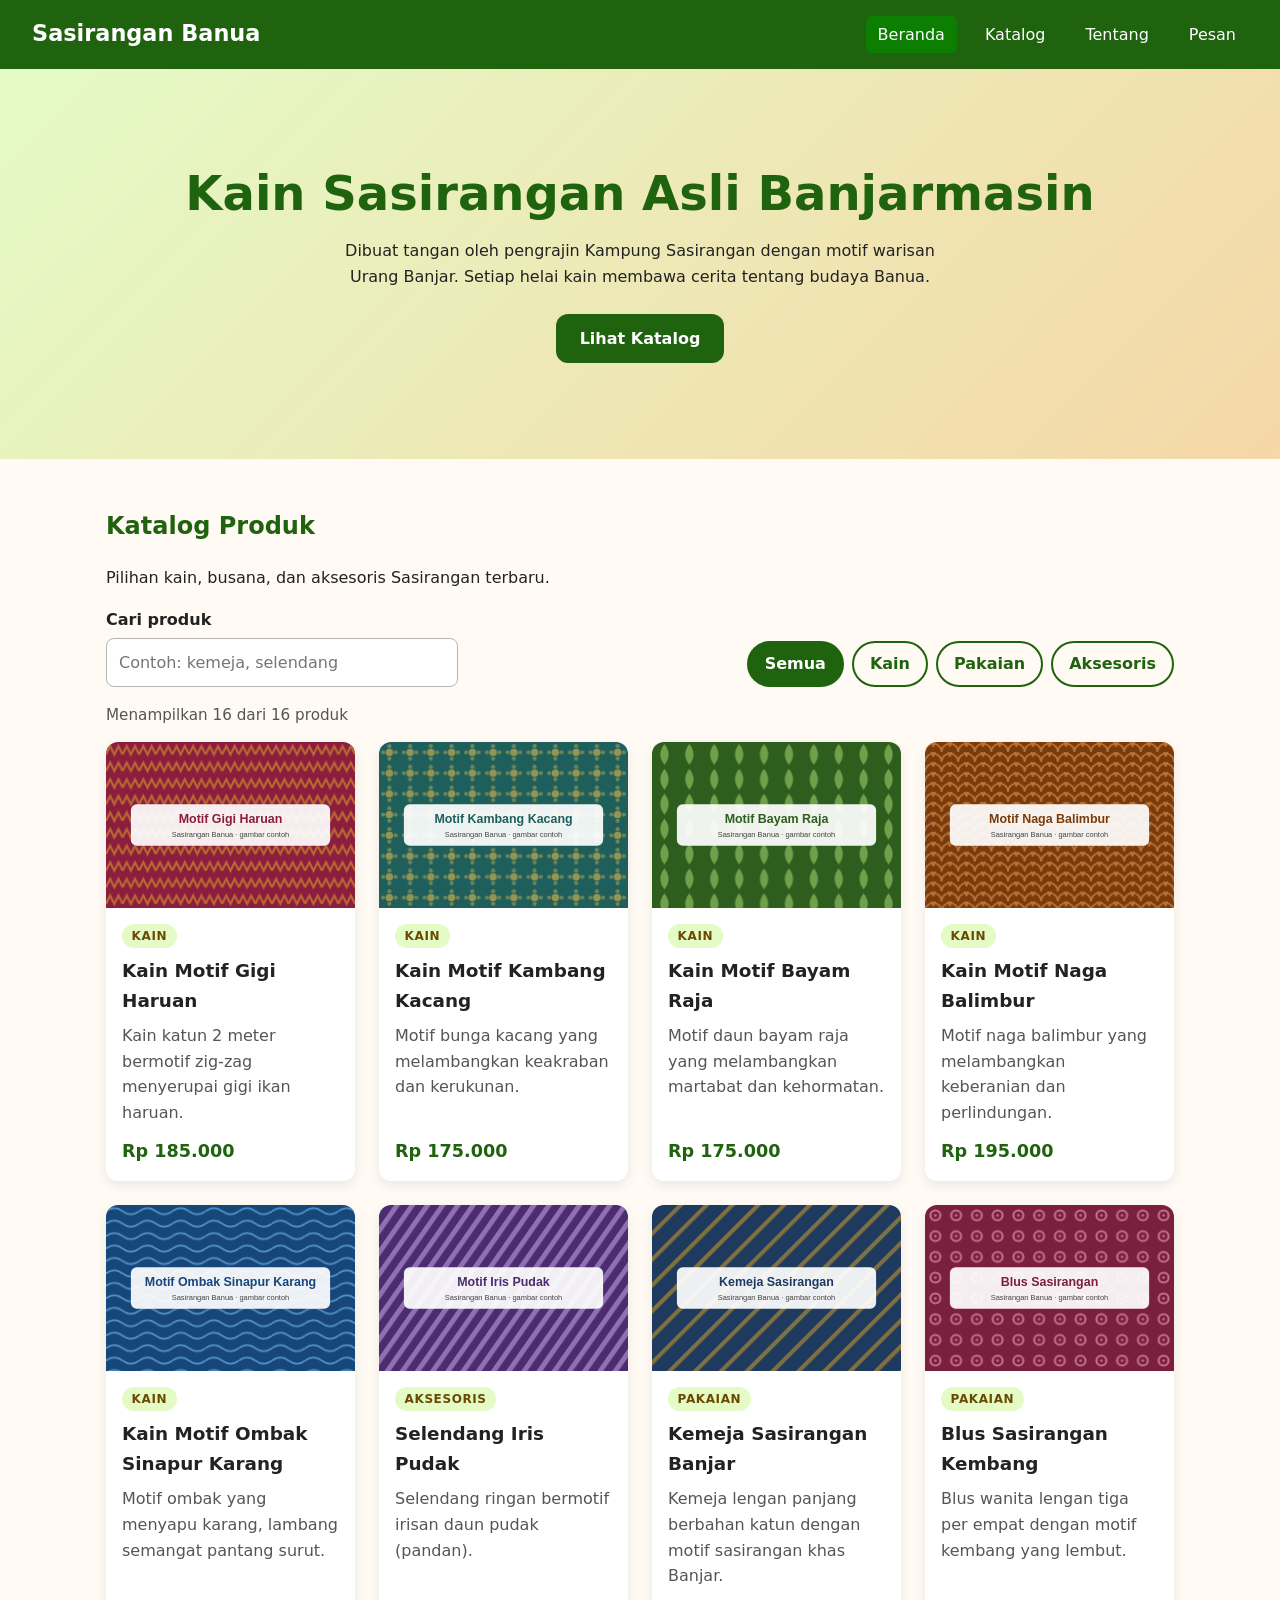
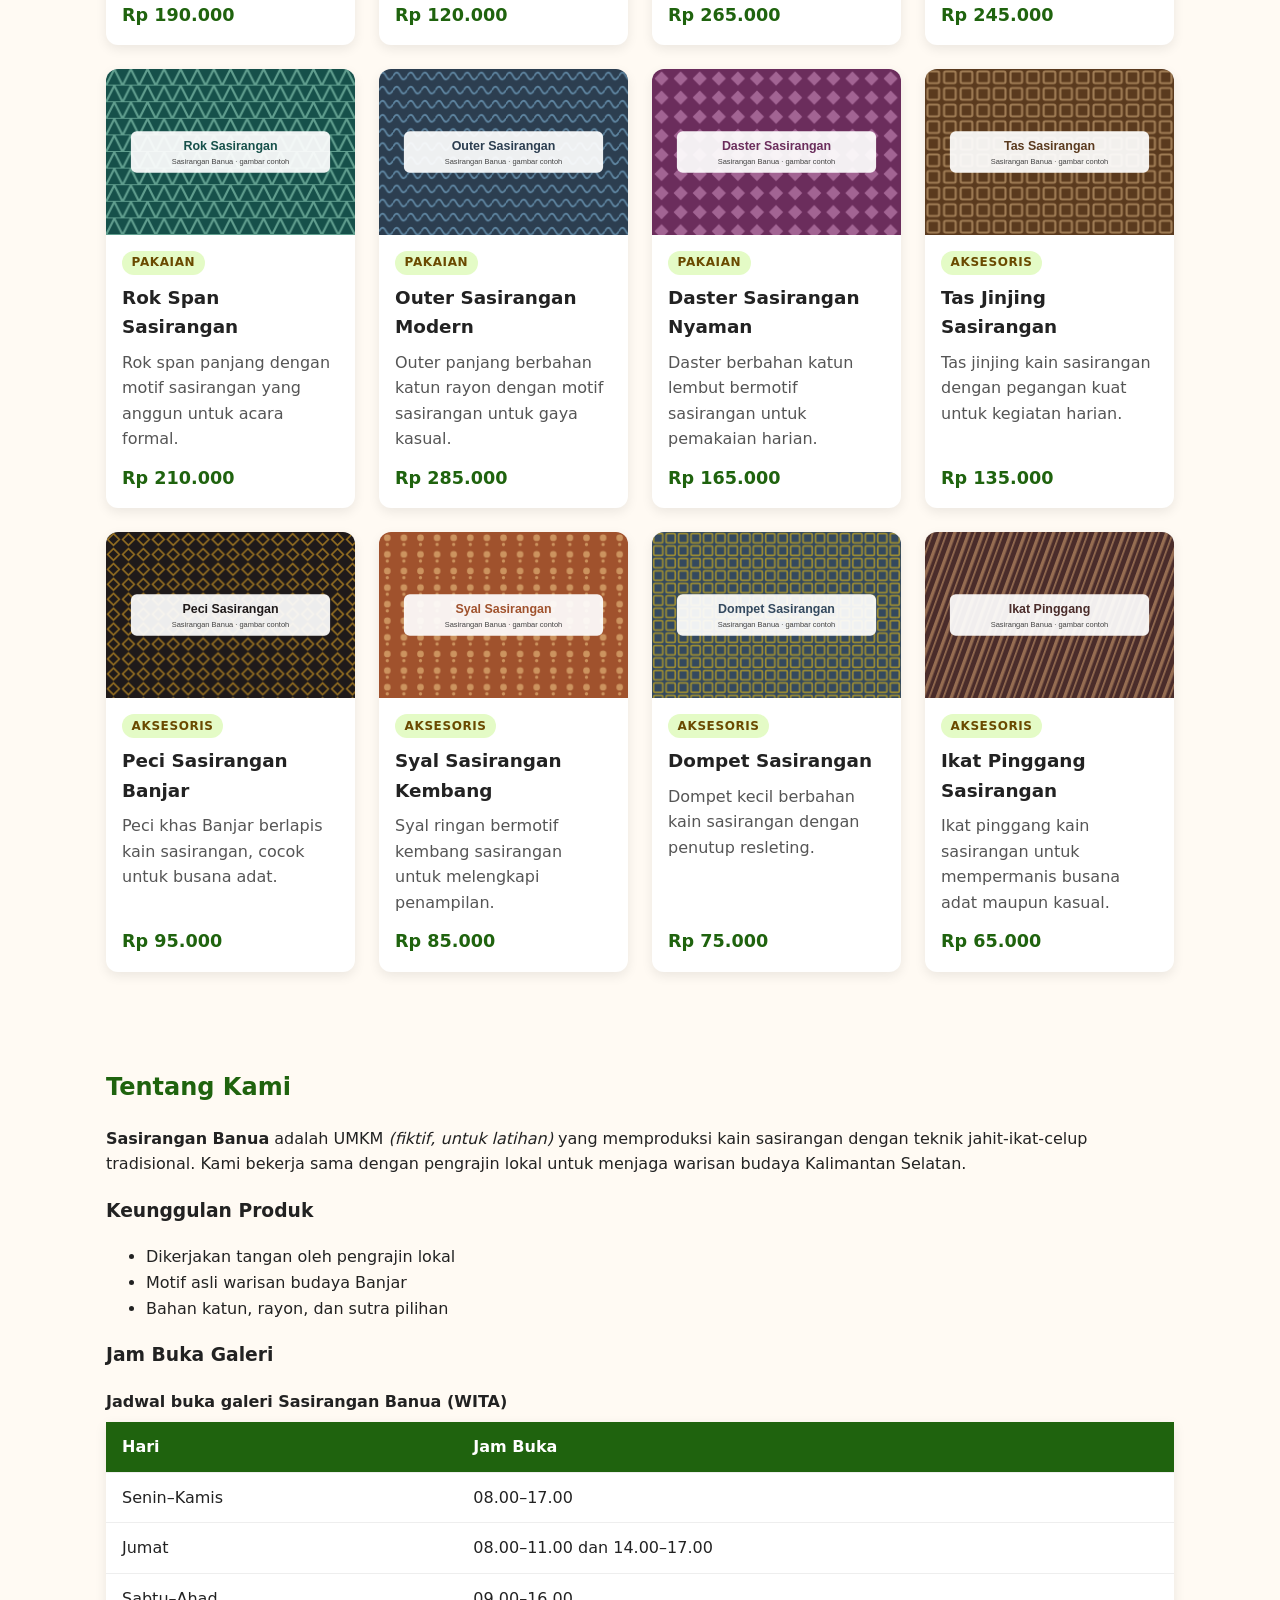
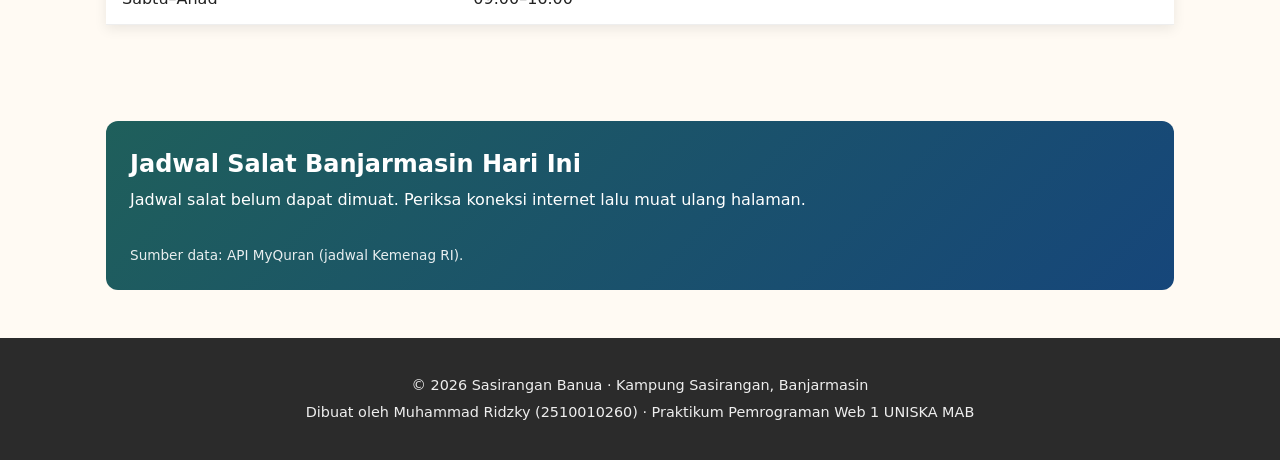
<file: index.html>
<!DOCTYPE html>
<html lang="id">

<head>
  <meta charset="UTF-8">
  <meta name="viewport" content="width=device-width, initial-scale=1.0">
  <meta name="description" content="Katalog kain dan busana Sasirangan khas Banjarmasin karya pengrajin lokal.">
  <title>Sasirangan Banua | Kain Khas Banjar</title>
  <link rel="icon" href="img/favicon.svg" type="image/svg+xml">
  <link rel="stylesheet" href="css/style.css">
  <script src="js/katalog.js" defer></script>
  <script src="js/jadwal-salat.js" defer></script>
</head>

<body>
  <!-- ========== HEADER & NAVIGASI ========== -->
  <header class="header-situs">
    <p class="logo"><a href="index.html">Sasirangan Banua</a></p>
    <nav aria-label="Navigasi utama">
      <ul class="menu">
        <li><a href="index.html" aria-current="page">Beranda</a></li>
        <li><a href="#katalog">Katalog</a></li>
        <li><a href="#tentang">Tentang</a></li>
        <li><a href="kontak.html">Pesan</a></li>
      </ul>
    </nav>
  </header>

  <!-- ========== HERO ========== -->
  <main>
    <section class="hero" id="beranda">
      <h1>Kain Sasirangan Asli Banjarmasin</h1>
      <p>Dibuat tangan oleh pengrajin Kampung Sasirangan dengan motif warisan Urang Banjar. Setiap helai kain membawa
        cerita tentang budaya Banua.</p>
      <a class="tombol" href="#katalog">Lihat Katalog</a>
    </section>

    <!-- ========== KATALOG ========== -->
    <section class="bagian" id="katalog">
      <h2>Katalog Produk</h2>
      <p>Pilihan kain, busana, dan aksesoris Sasirangan terbaru.</p>

      <div class="kontrol-katalog">
        <div class="kolom">
          <label for="cari">Cari produk</label>
          <input type="search" id="cari" placeholder="Contoh: kemeja, selendang">
        </div>
        <div class="filter" role="group" aria-label="Filter kategori">
          <button type="button" class="tombol-filter aktif" data-kategori="semua" aria-pressed="true">Semua</button>
          <button type="button" class="tombol-filter" data-kategori="kain" aria-pressed="false">Kain</button>
          <button type="button" class="tombol-filter" data-kategori="pakaian" aria-pressed="false">Pakaian</button>
          <button type="button" class="tombol-filter" data-kategori="aksesoris" aria-pressed="false">Aksesoris</button>
        </div>
      </div>
      <p id="info-jumlah" class="info-jumlah" aria-live="polite"></p>
      <div id="daftar-katalog" class="katalog-grid"></div>
      <noscript>
        <p>Aktifkan JavaScript untuk melihat katalog produk.</p>
      </noscript>
    </section>
    <!-- ========== TENTANG ========== -->
    <section class="bagian" id="tentang">
      <h2>Tentang Kami</h2>
      <p><strong>Sasirangan Banua</strong> adalah UMKM <em>(fiktif, untuk latihan)</em> yang
        memproduksi kain sasirangan dengan teknik jahit-ikat-celup tradisional. Kami bekerja sama
        dengan pengrajin lokal untuk menjaga warisan budaya Kalimantan Selatan.</p>

      <h3>Keunggulan Produk</h3>
      <ul>
        <li>Dikerjakan tangan oleh pengrajin lokal</li>
        <li>Motif asli warisan budaya Banjar</li>
        <li>Bahan katun, rayon, dan sutra pilihan</li>
      </ul>

      <h3>Jam Buka Galeri</h3>
      <table>
        <caption>Jadwal buka galeri Sasirangan Banua (WITA)</caption>
        <thead>
          <tr>
            <th scope="col">Hari</th>
            <th scope="col">Jam Buka</th>
          </tr>
        </thead>
        <tbody>
          <tr>
            <td>Senin–Kamis</td>
            <td>08.00–17.00</td>
          </tr>
          <tr>
            <td>Jumat</td>
            <td>08.00–11.00 dan 14.00–17.00</td>
          </tr>
          <tr>
            <td>Sabtu–Ahad</td>
            <td>09.00–16.00</td>
          </tr>
        </tbody>
      </table>
    </section>

    <!-- ========== JADWAL SALAT (data dari API) ========== -->
    <section class="bagian" id="jadwal">
      <div class="jadwal-salat" id="jadwal-salat">
        <h2>Jadwal Salat Banjarmasin Hari Ini</h2>
        <p class="status" aria-live="polite">Memuat jadwal salat...</p>
        <ul class="daftar-waktu" hidden></ul>
        <p class="sumber">Sumber data: API MyQuran (jadwal Kemenag RI).</p> 
      </div> 
    </section> 
  </main>

  <!-- ========== FOOTER ========== -->
  <footer class="footer-situs">
    <p>&copy; 2026 Sasirangan Banua &middot; Kampung Sasirangan, Banjarmasin</p>
    <p>Dibuat oleh Muhammad Ridzky (2510010260) &middot; Praktikum Pemrograman Web 1 UNISKA MAB</p>
  </footer>
</body>

</html>
</file>
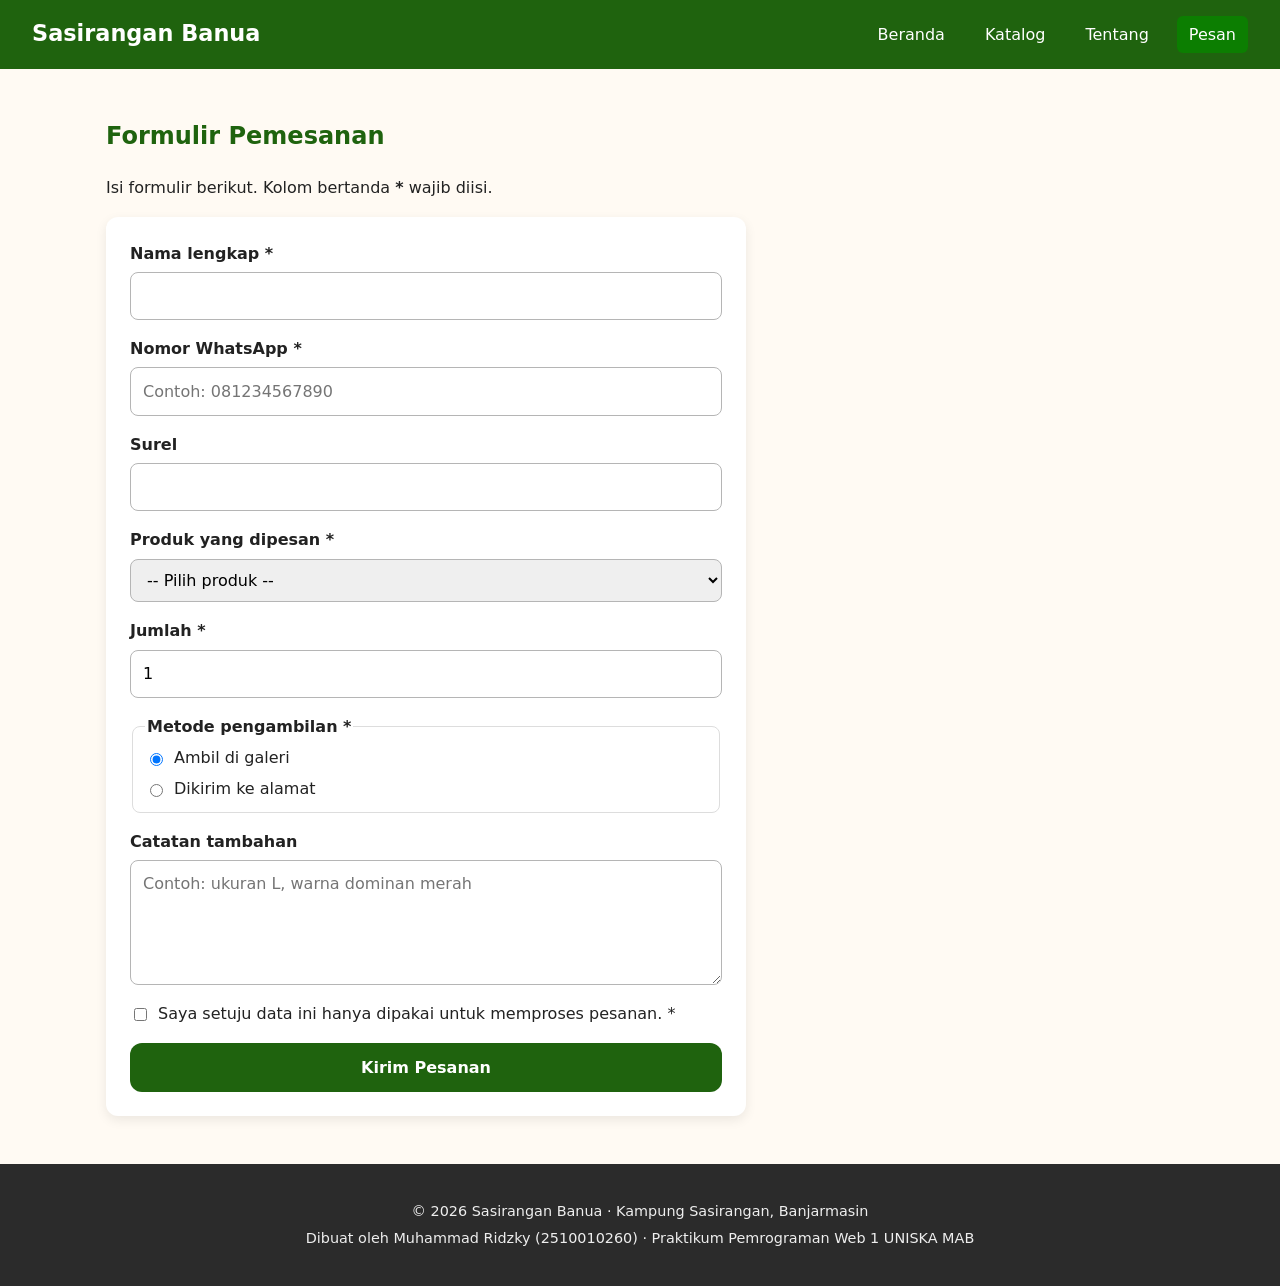
<file: kontak.html>
<!DOCTYPE html>
<html lang="id">

<head>
    <meta charset="UTF-8">
    <meta name="viewport" content="width=device-width, initial-scale=1.0">
    <meta name="description" content="Formulir pemesanan kain dan busana Sasirangan Banua secara online.">
    <title>Pesan Sasirangan | Sasirangan Banua</title>
    <link rel="icon" href="img/favicon.svg" type="image/svg+xml">
    <link rel="stylesheet" href="css/style.css">
    <script src="js/form.js" defer></script>
</head>

<body>
    <!-- ========== HEADER & NAVIGASI ========== -->
    <header class="header-situs">
        <p class="logo"><a href="index.html">Sasirangan Banua</a></p>
        <nav aria-label="Navigasi utama">
            <ul class="menu">
                <li><a href="index.html">Beranda</a></li>
                <li><a href="index.html#katalog">Katalog</a></li>
                <li><a href="index.html#tentang">Tentang</a></li>
                <li><a href="kontak.html" aria-current="page">Pesan</a></li>
            </ul>
        </nav>
    </header>

    <main>
        <!-- ========== FORMULIR PEMESANAN ========== -->
        <section class="bagian" id="pesan">
            <h1>Formulir Pemesanan</h1>
            <p>Isi formulir berikut. Kolom bertanda <strong>*</strong> wajib diisi.</p>

            <form id="form-pesan" class="form-pesan" action="#" method="get" novalidate>

                <div class="kolom">
                    <label for="nama">Nama lengkap *</label>
                    <input type="text" id="nama" name="nama" required minlength="3" autocomplete="name"
                        aria-describedby="error-nama">
                    <p class="pesan-error" id="error-nama"></p>
                </div>

                <div class="kolom">
                    <label for="wa">Nomor WhatsApp *</label>
                    <input type="tel" id="wa" name="wa" required pattern="08[0-9]{8,11}"
                        placeholder="Contoh: 081234567890" autocomplete="tel" aria-describedby="error-wa">
                    <p class="pesan-error" id="error-wa"></p>
                </div>

                <div class="kolom">
                    <label for="email">Surel</label>
                    <input type="email" id="email" name="email" autocomplete="email" aria-describedby="error-email">
                    <p class="pesan-error" id="error-email"></p>
                </div>

                <div class="kolom">
                    <label for="produk">Produk yang dipesan *</label>
                    <select id="produk" name="produk" required aria-describedby="error-produk">
                        <option value="">-- Pilih produk --</option>
                        <option>Kain Motif Gigi Haruan</option>
                        <option>Kain Motif Kambang Kacang</option>
                        <option>Kain Motif Bayam Raja</option>
                        <option>Kain Motif Naga Balimbur</option>
                        <option>Kain Motif Ombak Sinapur Karang</option>
                        <option>Selendang Iris Pudak</option>
                        <option>Kemeja Sasirangan Banjar</option>
                        <option>Blus Sasirangan Kembang</option>
                        <option>Rok Span Sasirangan</option>
                        <option>Outer Sasirangan Modern</option>
                        <option>Daster Sasirangan Nyaman</option>
                        <option>Tas Jinjing Sasirangan</option>
                        <option>Peci Sasirangan Banjar</option>
                        <option>Syal Sasirangan Kembang</option>
                        <option>Dompet Sasirangan</option>
                        <option>Ikat Pinggang Sasirangan</option>
                    </select>
                    <p class="pesan-error" id="error-produk"></p>
                </div>

                <div class="kolom">
                    <label for="jumlah">Jumlah *</label>
                    <input type="number" id="jumlah" name="jumlah" min="1" max="50" value="1" required
                        aria-describedby="error-jumlah">
                    <p class="pesan-error" id="error-jumlah"></p>
                </div>

                <fieldset>
                    <legend>Metode pengambilan *</legend>
                    <label><input type="radio" name="pengambilan" value="Ambil di galeri" checked> Ambil di
                        galeri</label>
                    <label><input type="radio" name="pengambilan" value="Dikirim ke alamat"> Dikirim ke alamat</label>
                </fieldset>

                <div class="kolom">
                    <label for="catatan">Catatan tambahan</label>
                    <textarea id="catatan" name="catatan" rows="4" maxlength="300"
                        placeholder="Contoh: ukuran L, warna dominan merah"></textarea>
                </div>

                <div class="kolom">
                    <label class="cek">
                        <input type="checkbox" id="setuju" name="setuju" required aria-describedby="error-setuju">
                        Saya setuju data ini hanya dipakai untuk memproses pesanan. *
                    </label>
                    <p class="pesan-error" id="error-setuju"></p>
                </div>

                <button type="submit" class="tombol">Kirim Pesanan</button>
            </form>

            <!-- Muncul setelah formulir valid -->
            <div id="hasil-pesan" class="hasil-pesan" hidden>
                <h2>Ringkasan Pesanan</h2>
                <pre id="ringkasan"></pre>
                <a id="tautan-wa" class="tombol" href="#" target="_blank" rel="noopener">Lanjutkan ke WhatsApp</a>
            </div>
        </section>
    </main>

    <!-- ========== FOOTER ========== -->
    <footer class="footer-situs">
        <p>&copy; 2026 Sasirangan Banua &middot; Kampung Sasirangan, Banjarmasin</p>
        <p>Dibuat oleh Muhammad Ridzky (2510010260) &middot; Praktikum Pemrograman Web 1 UNISKA MAB</p>
    </footer>
</body>

</html>
</file>
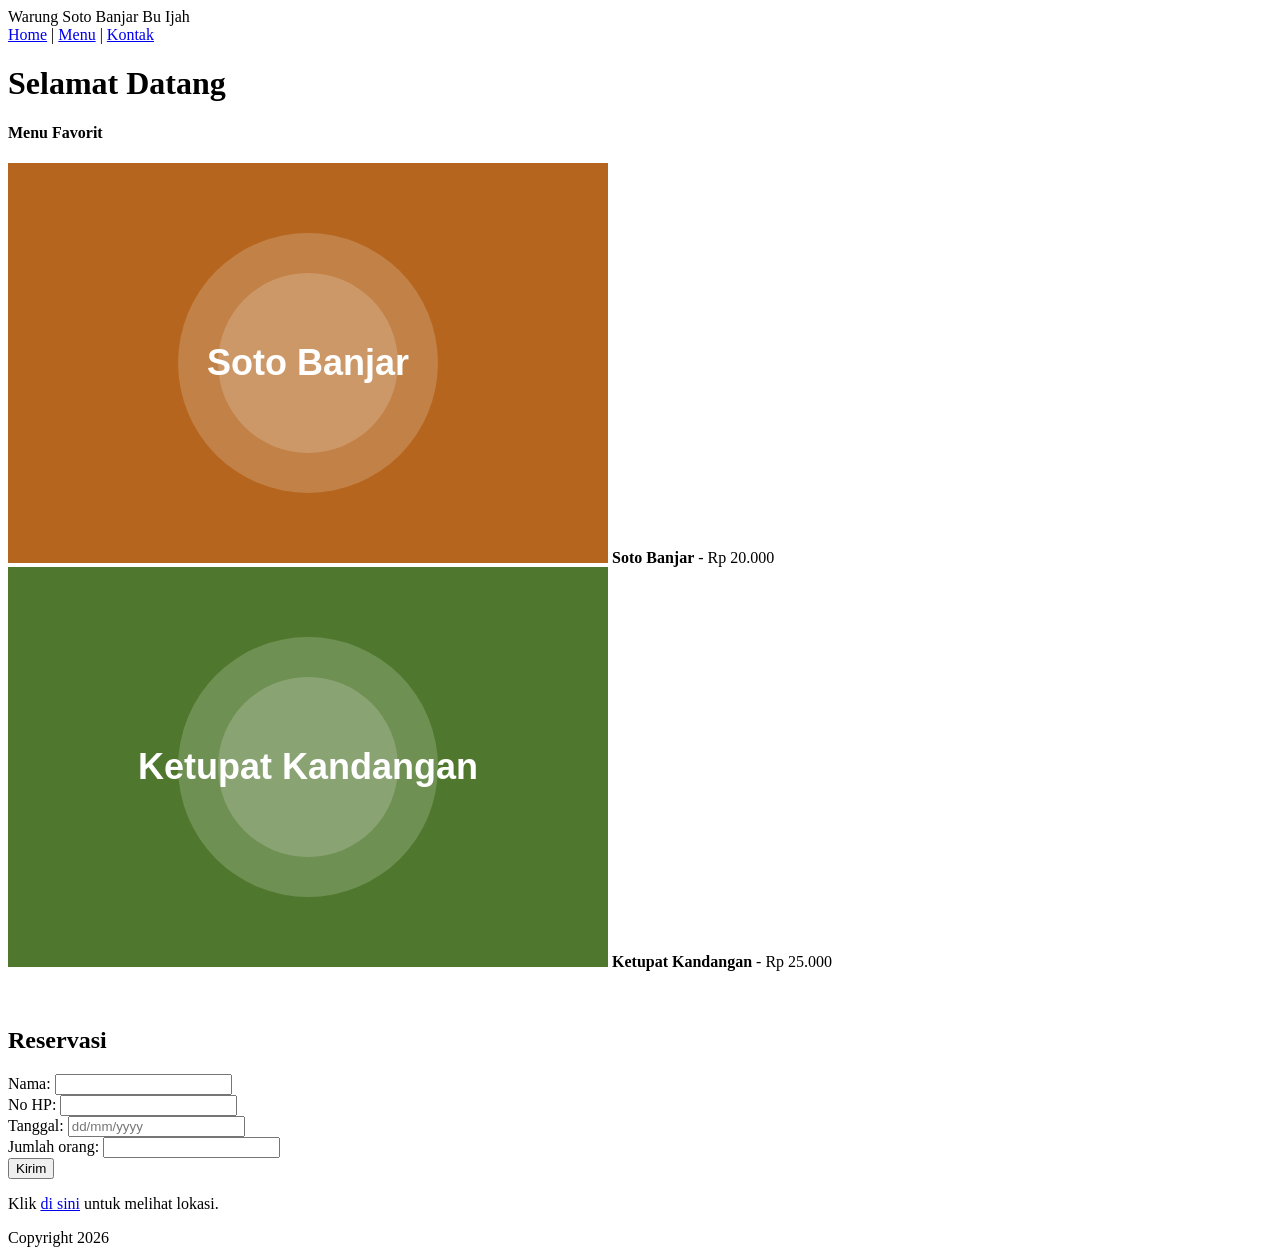
<file: bedah-kode-ai/modul-1-warung-soto.html>
<html>
<head>
<title>Warung Soto</title>
</head>
<body>
<div class="header">
  <div class="judul">Warung Soto Banjar Bu Ijah</div>
  <div class="menu">
    <a href="#">Home</a> | <a href="#">Menu</a> | <a href="#">Kontak</a>
  </div>
</div>
<div class="konten">
  <h1>Selamat Datang</h1>
  <h4>Menu Favorit</h4>
  <img src="img/soto-banjar.svg">
  <b>Soto Banjar</b> - Rp 20.000<br>
  <img src="img/ketupat-kandangan.svg">
  <b>Ketupat Kandangan</b> - Rp 25.000<br>
  <br><br>
  <h2>Reservasi</h2>
  <form>
    Nama: <input type="text"><br>
    No HP: <input type="text"><br>
    Tanggal: <input type="text" placeholder="dd/mm/yyyy"><br>
    Jumlah orang: <input type="text"><br>
    <input type="submit" value="Kirim">
  </form>
  <p>Klik <a href="https://maps.google.com">di sini</a> untuk melihat lokasi.</p>
</div>
<div class="footer">Copyright 2026</div>
</body>
</html>
</file>
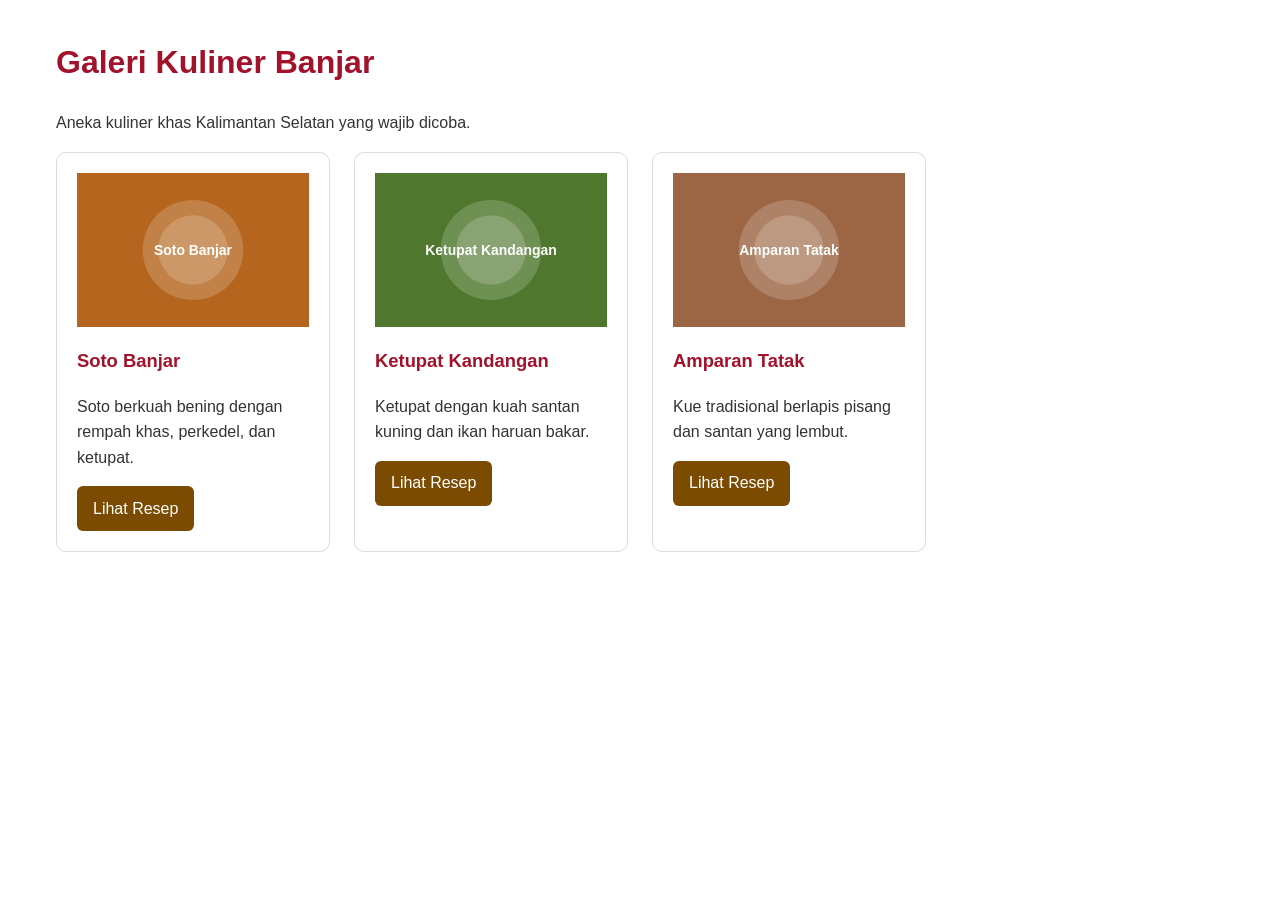
<file: bedah-kode-ai/modul-2-galeri.html>
<!DOCTYPE html>
<html lang="id">
<head>
  <meta charset="UTF-8">
  <meta name="viewport" content="width=device-width, initial-scale=1.0">
  <title>Galeri Kuliner Banjar</title>
  <link rel="stylesheet" href="modul-2-galeri.css">
</head>
<body>
  <main class="container">
    <h1 id="judul-utama">Galeri Kuliner Banjar</h1>
    <p>Aneka kuliner khas Kalimantan Selatan yang wajib dicoba.</p>

    <div class="galeri">
      <article class="kartu">
        <img src="img/soto-banjar.svg" alt="Semangkuk soto banjar">
        <h3>Soto Banjar</h3>
        <p>Soto berkuah bening dengan rempah khas, perkedel, dan ketupat.</p>
        <a href="#" class="tombol">Lihat Resep</a>
      </article>

      <article class="kartu">
        <img src="img/ketupat-kandangan.svg" alt="Ketupat kandangan dengan kuah santan">
        <h3>Ketupat Kandangan</h3>
        <p>Ketupat dengan kuah santan kuning dan ikan haruan bakar.</p>
        <a href="#" class="tombol">Lihat Resep</a>
      </article>

      <article class="kartu">
        <img src="img/amparan-tatak.svg" alt="Potongan kue amparan tatak">
        <h3>Amparan Tatak</h3>
        <p>Kue tradisional berlapis pisang dan santan yang lembut.</p>
        <a href="#" class="tombol">Lihat Resep</a>
      </article>
    </div>
  </main>
</body>
</html>
</file>
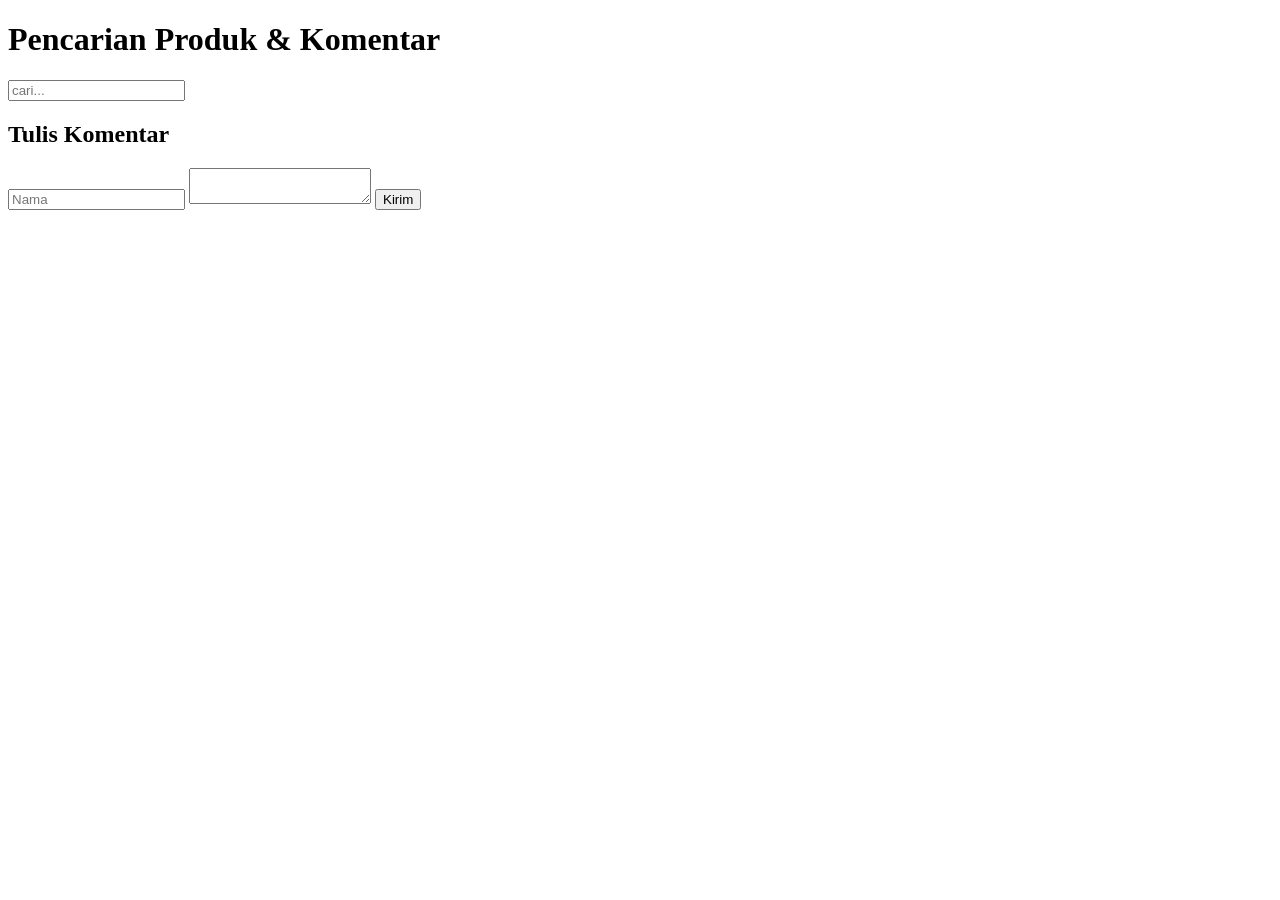
<file: bedah-kode-ai/modul-3-komentar.html>
<!DOCTYPE html>
<html lang="id">
<head>
  <meta charset="UTF-8">
  <meta name="viewport" content="width=device-width, initial-scale=1.0">
  <title>Bedah Kode AI - Modul 3</title>
</head>
<body>
  <h1>Pencarian Produk &amp; Komentar</h1>

  <input id="cari" placeholder="cari...">
  <div id="hasil"></div>

  <h2>Tulis Komentar</h2>
  <input id="nama" placeholder="Nama">
  <textarea id="komentar"></textarea>
  <button onclick="kirim()">Kirim</button>
  <div id="daftar-komentar"></div>

  <script>
    var produk = ["Kain Gigi Haruan", "Selendang Iris Pudak", "Kemeja Bayam Raja"];

    document.getElementById("cari").onkeyup = function () {
      var kata = document.getElementById("cari").value;
      var hasil = "";
      for (var i = 0; i <= produk.length; i++) {
        if (produk[i].indexOf(kata) != -1) {
          hasil += "<p>" + produk[i] + "</p>";
        }
      }
      document.getElementById("hasil").innerHTML = hasil;
    };

    function kirim() {
      var nama = document.getElementById("nama").value;
      var komentar = document.getElementById("komentar").value;
      if (nama == "" || komentar == "") {
        alert("isi dulu!");
      }
      document.getElementById("daftar-komentar").innerHTML +=
        "<p><b>" + nama + "</b>: " + komentar + "</p>";
    }
  </script>
</body>
</html>
</file>
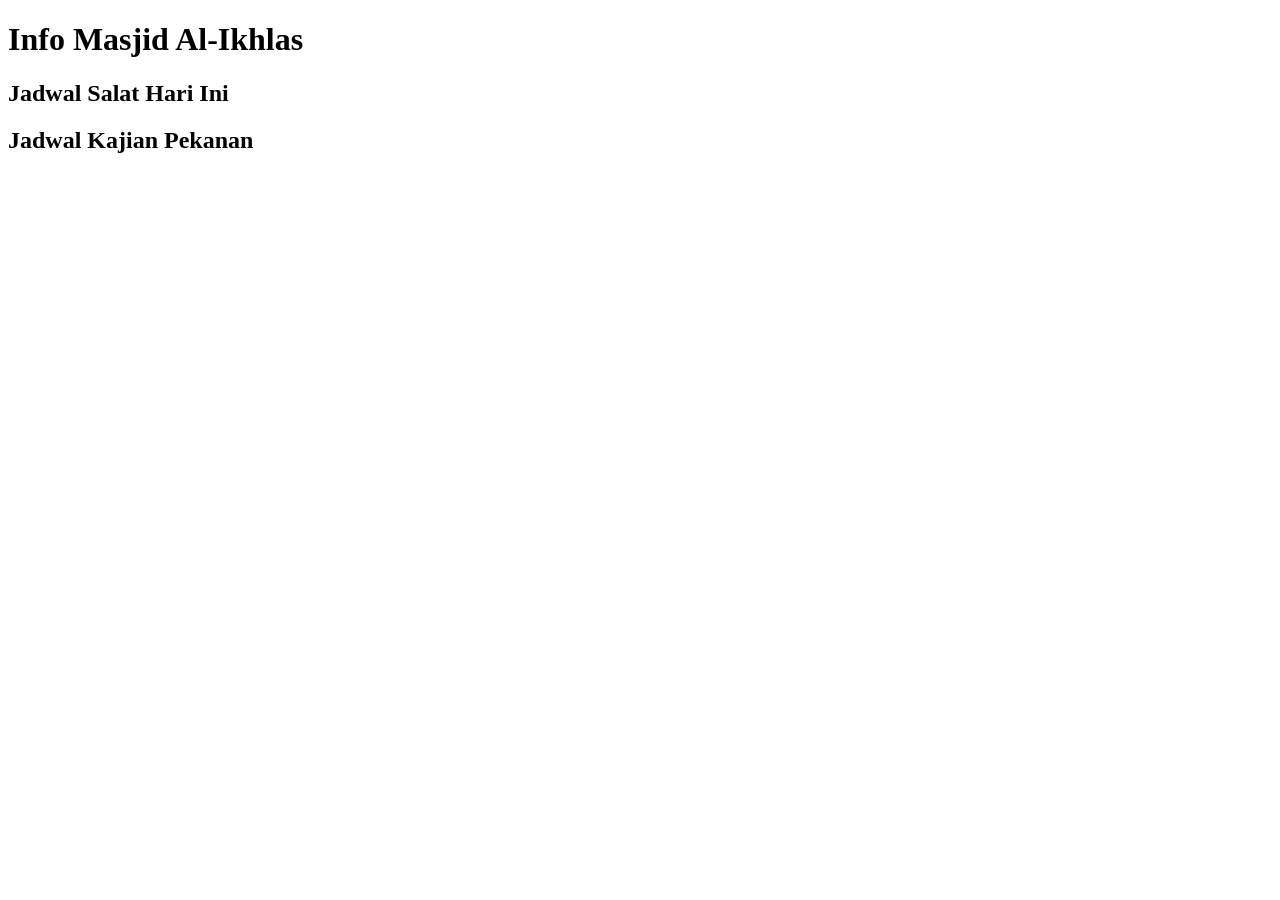
<file: bedah-kode-ai/modul-4-masjid.html>
<!DOCTYPE html>
<html lang="id">
<head>
  <meta charset="UTF-8">
  <meta name="viewport" content="width=device-width, initial-scale=1.0">
  <title>Bedah Kode AI - Modul 4</title>
  <script src="modul-4-masjid.js" defer></script>
</head>
<body>
  <h1>Info Masjid Al-Ikhlas</h1>

  <h2>Jadwal Salat Hari Ini</h2>
  <div id="jadwal"></div>

  <h2>Jadwal Kajian Pekanan</h2>
  <ul id="daftar-kajian"></ul>
</body>
</html>
</file>
<file: css/style.css>
/* ========================================================= 
    Sasirangan Banua — style.css 
    Pendekatan: mobile-first (gaya dasar untuk HP, lalu 
    disesuaikan untuk layar lebar dengan media query) 
    ========================================================= */

 /* ---------- 1. Variabel (custom properties) ---------- */
 :root {
     --warna-utama: #1f630e;
     /* merah marun sasirangan */
     --warna-utama-gelap: #0c7e01;
     --warna-aksen: #e0a526;
     /* kuning kunyit */
     --warna-krem: #e4fbc6;
     --warna-teks: #222222;
     --warna-teks-lembut: #555555;
     --warna-latar: #fffaf3;
     --warna-kartu: #ffffff;
     --radius: 12px;
     --bayangan: 0 4px 12px rgba(0, 0, 0, 0.08);
     --lebar-maks: 1100px;
 }

 /* ---------- 2. Reset ringan & dasar ---------- */
 *,
 *::before,
 *::after {
     box-sizing: border-box;
 }

 html {
     scroll-behavior: smooth;
     scroll-padding-top: 7rem;
     /* agar judul tidak tertutup header sticky */
 }

 body {
     margin: 0;
     font-family: "Segoe UI", system-ui, -apple-system, Roboto, Arial, sans-serif;
     font-size: 1rem;
     line-height: 1.6;
     color: var(--warna-teks);
     background-color: var(--warna-latar);
 }

 img {
     display: block;
     max-width: 100%;
     height: auto;
 }

 a {
     color: var(--warna-utama);
 }

 /* Penanda fokus untuk pengguna keyboard — JANGAN dihapus */
 a:focus-visible,
 button:focus-visible,
 input:focus-visible,
 select:focus-visible,
 textarea:focus-visible {
     outline: 3px solid var(--warna-utama-gelap);
     outline-offset: 2px;
 }

 /* ---------- 3. Header & navigasi (Flexbox) ---------- */
 .header-situs {
     position: sticky;
     top: 0;
     z-index: 10;
     display: flex;
     flex-direction: column;
     /* HP: logo di atas menu */
     align-items: center;
     gap: 0.5rem;
     padding: 1rem;
     background-color: var(--warna-utama);
     color: #ffffff;
 }

 .logo {
     margin: 0;
     font-size: 1.4rem;
     font-weight: 700;
 }

 .logo a {
     color: inherit;
     text-decoration: none;
 }

 .menu {
     display: flex;
     flex-wrap: wrap;
     justify-content: center;
     gap: 0.25rem 1rem;
     margin: 0;
     padding: 0;
     list-style: none;
 }

 .menu a {
     display: block;
     padding: 0.35rem 0.75rem;
     border-radius: 6px;
     color: #ffffff;
     text-decoration: none;
 }

 .menu a:hover,
 .menu a[aria-current="page"] {
     background-color: var(--warna-utama-gelap);
 }

 .header-situs a:focus-visible {
     outline-color: #ffffff;
     /* fokus putih agar terlihat di latar header yang gelap */
 }


 /* ---------- 4. Hero ---------- */
 .hero {
     padding: 4rem 1rem;
     text-align: center;
     background: linear-gradient(135deg, var(--warna-krem), #f6d7a7);
 }

 .hero h1 {
     margin: 0 0 1rem;
     font-size: clamp(1.8rem, 5vw, 3rem);
     line-height: 1.2;
     color: var(--warna-utama);
 }

 .hero p {
     max-width: 40rem;
     margin: 0 auto 1.5rem;
 }

 /* ---------- 5. Tombol ---------- */
 .tombol {
     display: inline-block;
     padding: 0.75rem 1.5rem;
     border: none;
     border-radius: var(--radius);
     background-color: var(--warna-utama);
     color: #ffffff;
     font: inherit;
     font-weight: 600;
     text-decoration: none;
     cursor: pointer;
     transition: background-color 0.2s ease, transform 0.2s ease;
 }

 .tombol:hover {
     background-color: var(--warna-utama-gelap);
     transform: translateY(-2px);
 }



 /* ---------- 6. Bagian (section) umum ---------- */
 .bagian {
     max-width: var(--lebar-maks);
     margin-inline: auto;
     padding: 3rem 1rem;
 }

 .bagian h1,
 .bagian h2 {
     margin-top: 0;
     color: var(--warna-utama);
 }

 /* ---------- 7. Katalog (CSS Grid) ---------- */
 .katalog-grid {
     display: grid;
     grid-template-columns: repeat(auto-fill, minmax(240px, 1fr));
     gap: 1.5rem;
 }

 .kartu {
     display: flex;
     flex-direction: column;
     overflow: hidden;
     border-radius: var(--radius);
     background-color: var(--warna-kartu);
     box-shadow: var(--bayangan);
     transition: transform 0.2s ease;
 }

 .kartu:hover {
     transform: translateY(-4px);
 }

 .kartu img {
     width: 100%;
     aspect-ratio: 3 / 2;
     object-fit: cover;
 }

 .kartu-isi {
     display: flex;
     flex-direction: column;
     flex-grow: 1;
     /* isi kartu mengisi sisa tinggi */
     padding: 1rem;
 }

 .kartu h3 {
     margin: 0 0 0.5rem;
     font-size: 1.15rem;
 }

 .kartu p {
     margin: 0 0 0.75rem;
     color: var(--warna-teks-lembut);
 }

 .kartu .harga {
     margin-top: auto;
     /* harga selalu di bagian bawah kartu */
     margin-bottom: 0;
     font-size: 1.1rem;
     font-weight: 700;
     color: var(--warna-utama);
 }


 /* ---------- 8. Tabel ---------- */
 table {
     width: 100%;
     border-collapse: collapse;
     background-color: var(--warna-kartu);
     box-shadow: var(--bayangan);
 }

 caption {
     margin-bottom: 0.5rem;
     font-weight: 600;
     text-align: left;
 }

 th,
 td {
     padding: 0.75rem 1rem;
     border-bottom: 1px solid #eeeeee;
     text-align: left;
 }

 thead th {
     background-color: var(--warna-utama);
     color: #ffffff;
 }


 /* ---------- 9. Formulir ---------- */
 .form-pesan {
     display: grid;
     gap: 1rem;
     max-width: 40rem;
     padding: 1.5rem;
     border-radius: var(--radius);
     background-color: var(--warna-kartu);
     box-shadow: var(--bayangan);
 }

 .kolom {
     display: flex;
     flex-direction: column;
     gap: 0.35rem;
 }

 label,
 legend {
     font-weight: 600;
 }

 input,
 select,
 textarea {
     width: 100%;
     padding: 0.65rem 0.75rem;
     border: 1px solid #b5b5b5;
     border-radius: 8px;
     font: inherit;
 }

 fieldset {
     display: flex;
     flex-direction: column;
     gap: 0.35rem;
     border: 1px solid #dddddd;
     border-radius: 8px;
 }

 fieldset label,
 .cek {
     display: flex;
     align-items: center;
     gap: 0.5rem;
     font-weight: 400;
 }

 input[type="radio"],
 input[type="checkbox"] {
     width: auto;
 }



 /* ---------- 10. Footer ---------- */
 .footer-situs {
     padding: 2rem 1rem;
     background-color: #2b2b2b;
     color: #eeeeee;
     font-size: 0.9rem;
     text-align: center;
 }

 .footer-situs p {
     margin: 0.25rem 0;
 }

 /* ---------- 11. Responsif: tablet & desktop ---------- */
 @media (min-width: 768px) {
     .header-situs {
         flex-direction: row;
         /* logo kiri, menu kanan */
         justify-content: space-between;
         padding-inline: 2rem;
     }

     .hero {
         padding: 6rem 2rem;
     }
 }

 /* Hormati pengguna yang tidak ingin banyak animasi */
 @media (prefers-reduced-motion: reduce) {
     html {
         scroll-behavior: auto;
     }

     * {
         transition: none !important;
     }
 }

 /* ---------- 12. Komponen interaktif (Modul 3) ---------- */
 .kontrol-katalog {
     display: flex;
     flex-direction: column;
     gap: 1rem;
     margin-bottom: 1rem;
 }

 .filter {
     display: flex;
     flex-wrap: wrap;
     gap: 0.5rem;
 }

 .tombol-filter {
     padding: 0.5rem 1rem;
     border: 2px solid var(--warna-utama);
     border-radius: 999px;
     background-color: transparent;
     color: var(--warna-utama);
     font: inherit;
     font-weight: 600;
     cursor: pointer;
 }

 .tombol-filter:hover,
 .tombol-filter.aktif {
     background-color: var(--warna-utama);
     color: #ffffff;
 }

 .info-jumlah {
     color: var(--warna-teks-lembut);
     font-size: 0.95rem;
 }

 .label-kategori {
     align-self: flex-start;
     margin-bottom: 0.5rem;
     padding: 0.15rem 0.6rem;
     border-radius: 999px;
     background-color: var(--warna-krem);
     color: #6a4a00;
     font-size: 0.75rem;
     font-weight: 700;
     letter-spacing: 0.05em;
     text-transform: uppercase;
 }

 .pesan-error {
     margin: 0;
     color: #b00020;
     font-size: 0.9rem;
 }

 .pesan-error:empty {
     display: none;
     /* sembunyikan jika belum ada pesan */
 }

 [aria-invalid="true"] {
     border-color: #b00020;
     background-color: #fff5f6;
 }

 .hasil-pesan {
     max-width: 40rem;
     margin-top: 2rem;
     padding: 1.5rem;
     border-left: 6px solid var(--warna-aksen);
     border-radius: var(--radius);
     background-color: var(--warna-kartu);
     box-shadow: var(--bayangan);
 }

 .hasil-pesan h2 {
     margin-top: 0;
 }

 .hasil-pesan pre {
     white-space: pre-wrap;
     font-family: inherit;
 }

 @media (min-width: 768px) {
     .kontrol-katalog {
         flex-direction: row;
         align-items: flex-end;
         justify-content: space-between;
     }

     .kontrol-katalog .kolom {
         flex: 1;
         max-width: 22rem;
     }
 }

 /* ---------- 13. Widget jadwal salat (Modul 4) ---------- */
 .jadwal-salat {
     padding: 1.5rem;
     border-radius: var(--radius);
     background: linear-gradient(135deg, #1f5f5b, #16467a);
     color: #ffffff;
 }

 .jadwal-salat h2 {
     margin: 0 0 0.25rem;
     color: #ffffff;
 }

 .jadwal-salat .status {
     margin: 0 0 1rem;
 }

 .daftar-waktu {
     display: grid;
     grid-template-columns: repeat(auto-fit, minmax(110px, 1fr));
     gap: 0.75rem;
     margin: 0;
     padding: 0;
     list-style: none;
 }

 .daftar-waktu li {
     display: flex;
     flex-direction: column;
     align-items: center;
     padding: 0.75rem;
     border-radius: 10px;
     background-color: rgba(255, 255, 255, 0.15);
 }

 .daftar-waktu strong {
     font-size: 1.4rem;
 }

 .jadwal-salat .sumber {
     margin: 1rem 0 0;
     font-size: 0.85rem;
     opacity: 0.9;
 }
</file>
<file: bedah-kode-ai/modul-2-galeri.css>
/* Versi perbaikan — Bedah Kode AI Modul 2 */
:root {
  --warna-judul: #a3122b;
  /* merah gelap, kontras ±7,8:1 dengan putih */
  --warna-teks: #333333;
  /* kontras ±12,6:1 */
  --warna-tombol: #7a4b00;
  /* cokelat gelap; teks putih kontras ±7,4:1 */
  --warna-fokus: #1d4ed8;
  /* biru tua, kontras ±6,7:1 dengan putih */
}

*,
*::before,
*::after {
  box-sizing: border-box;
  /* lebar sudah termasuk padding & border */
}

body {
  margin: 0;
  font-family: Arial, Helvetica, sans-serif;
  /* selalu beri cadangan */
  font-size: 1rem;
  /* 16px, mudah dibaca */
  line-height: 1.6;
  color: var(--warna-teks);
}

.container {
  width: 100%;
  max-width: 1200px;
  /* tidak lebih lebar dari 1200px, tapi bisa menyusut */
  margin: 0 auto;
  padding: 1rem;
}

#judul-utama,
.kartu h3 {
  color: var(--warna-judul);
  /* tanpa !important */
}

.galeri {
  display: grid;
  grid-template-columns: repeat(auto-fill, minmax(260px, 1fr));
  gap: 1.5rem;
}

.kartu {
  padding: 1.25rem;
  border: 1px solid #dddddd;
  border-radius: 10px;
}

.kartu img {
  display: block;
  width: 100%;
  /* mengikuti lebar kartu */
  height: auto;
  aspect-ratio: 3 / 2;
  object-fit: cover;
  /* tidak gepeng */
}

.kartu h3 {
  font-size: 1.15rem;
}

.tombol {
  display: inline-block;
  padding: 0.6rem 1rem;
  border-radius: 6px;
  background-color: var(--warna-tombol);
  color: #ffffff;
  text-decoration: none;
}

/* Fokus keyboard tetap terlihat */
a:focus-visible {
  outline: 3px solid var(--warna-fokus);
  outline-offset: 2px;
}
</file>
